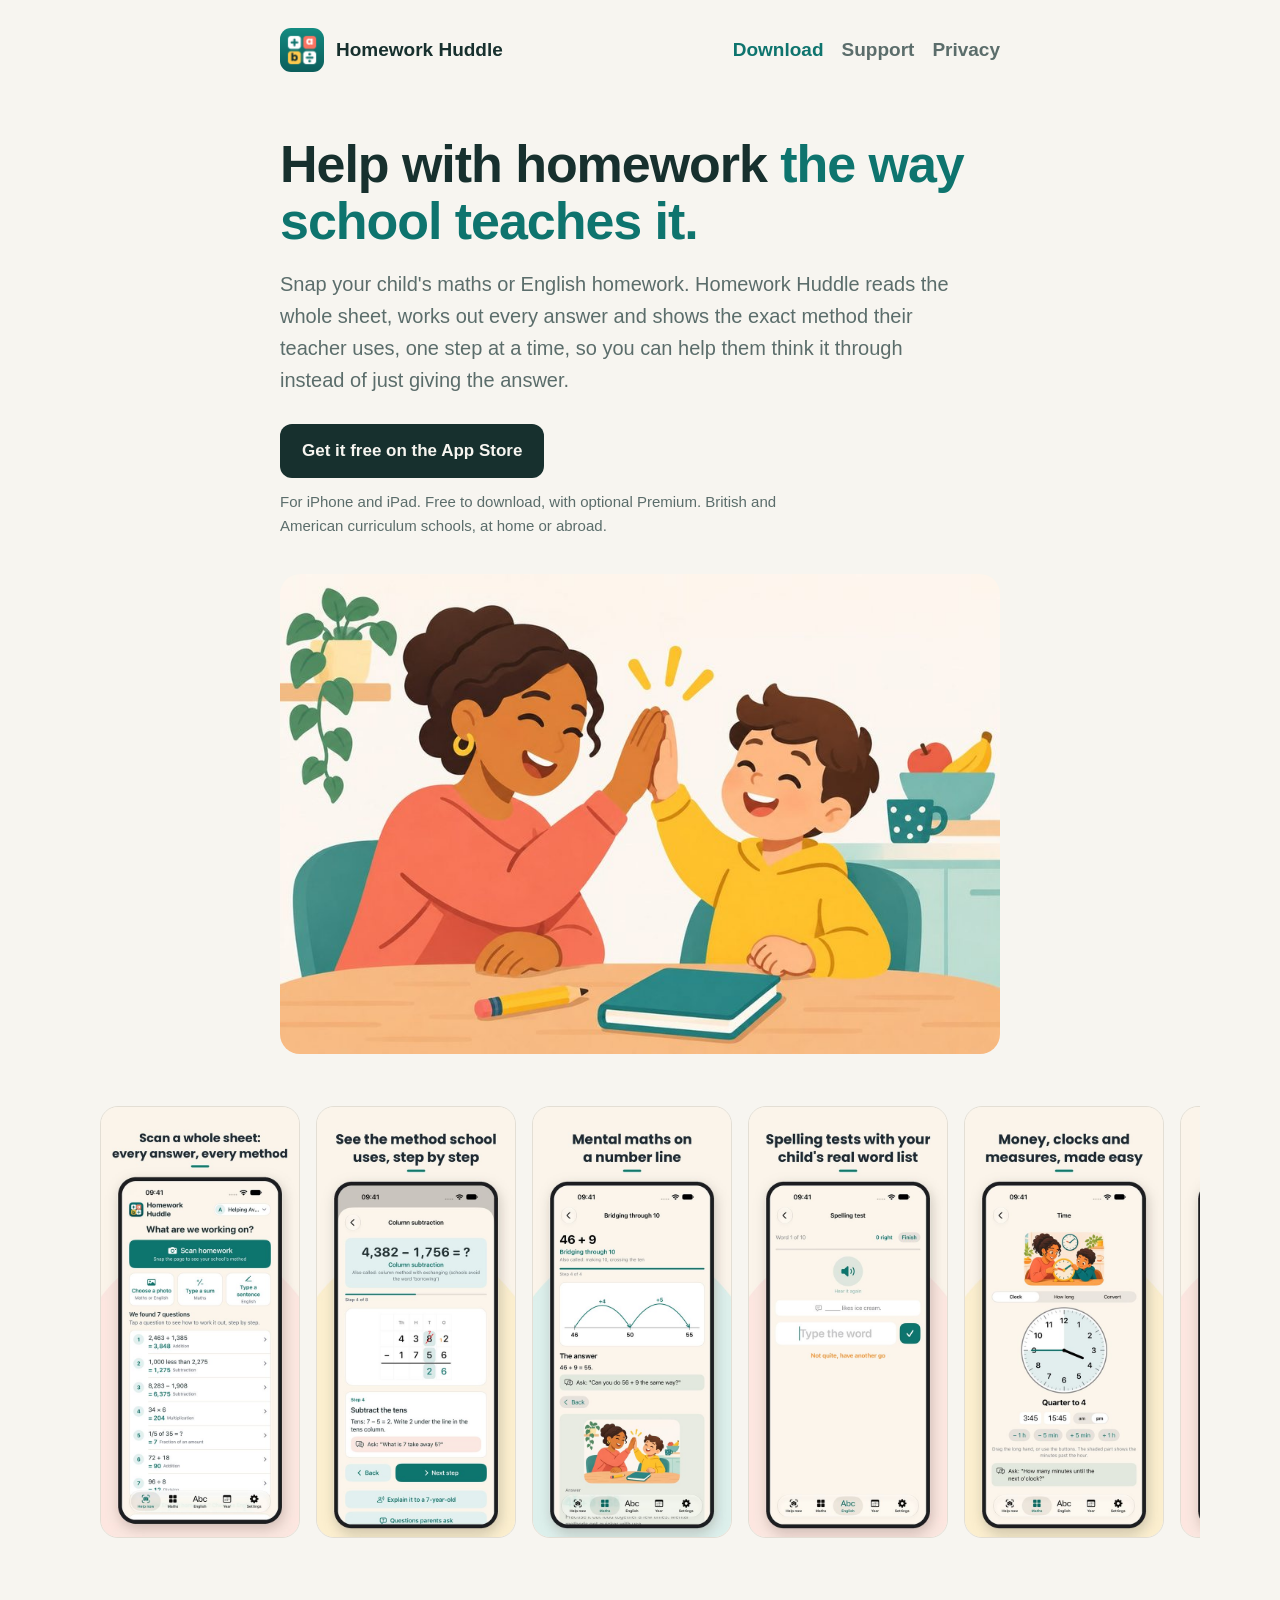
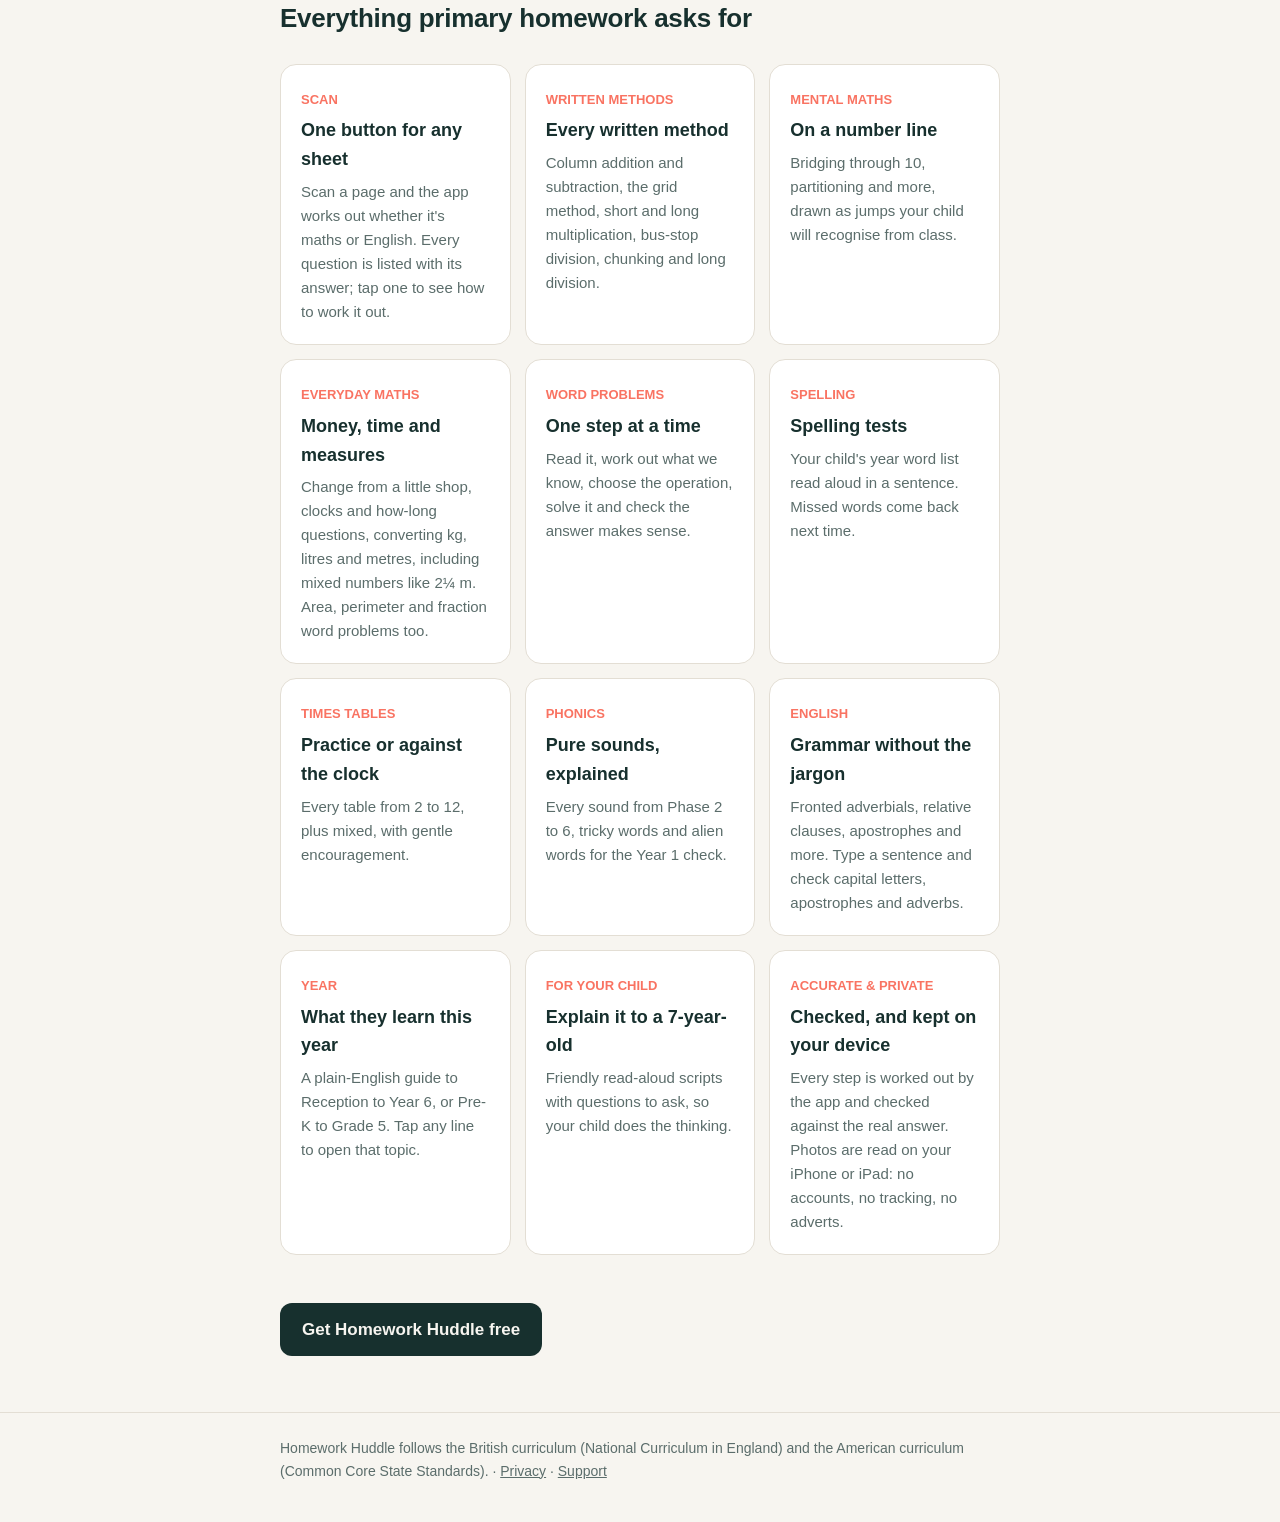
<file: index.html>
<!doctype html>
<html lang="en-GB">
<head>
  <meta charset="utf-8">
  <meta name="viewport" content="width=device-width, initial-scale=1">
  <title>Homework Huddle – homework help for parents</title>
  <meta name="description" content="Scan your child's maths or English homework and see the exact method their school teaches, step by step. Spelling tests, times tables, phonics and grammar for British and American curriculum schools.">
  <meta name="apple-itunes-app" content="app-id=6825358263">
  <meta property="og:type" content="website">
  <meta property="og:title" content="Homework Huddle – help with homework the way school teaches it">
  <meta property="og:description" content="Scan a whole homework sheet and see every answer and the method school uses, step by step. For iPhone and iPad.">
  <meta property="og:url" content="https://homeworkhuddle-app.github.io/">
  <meta property="og:image" content="https://homeworkhuddle-app.github.io/images/share.jpg">
  <meta property="og:image:width" content="1200">
  <meta property="og:image:height" content="630">
  <meta name="twitter:card" content="summary_large_image">
  <link rel="icon" href="icon.png">
  <link rel="apple-touch-icon" href="icon.png">
  <link rel="stylesheet" href="style.css?v=1.2">
</head>
<body>
  <header><div class="wrap">
    <img src="icon.png" alt="">
    <a href="index.html">Homework Huddle</a>
    <nav><a href="https://apps.apple.com/app/homework-huddle/id6825358263">Download</a><a href="support.html">Support</a><a href="privacy.html">Privacy</a></nav>
  </div></header>

  <section class="hero"><div class="wrap">
    <h1>Help with homework <em>the way school teaches it.</em></h1>
    <p>Snap your child's maths or English homework. Homework Huddle reads the whole sheet, works out every answer and shows the exact method their teacher uses, one step at a time, so you can help them think it through instead of just giving the answer.</p>
    <a class="button" href="https://apps.apple.com/app/homework-huddle/id6825358263">Get it free on the App Store</a>
    <p class="small">For iPhone and iPad. Free to download, with optional Premium. British and American curriculum schools, at home or abroad.</p>
    <img class="hero-picture" src="images/high-five.jpg" width="900" height="600" alt="A parent and child high-fiving over a finished piece of homework">
  </div></section>

  <section class="shots" aria-label="Screenshots"><div class="wide">
    <div class="strip">
      <figure><img src="images/scan-sheet.jpg" width="540" height="1174" loading="lazy" alt="A scanned worksheet with all seven questions answered"></figure>
      <figure><img src="images/column-method.jpg" width="540" height="1174" loading="lazy" alt="Column subtraction shown step by step"></figure>
      <figure><img src="images/number-line.jpg" width="540" height="1174" loading="lazy" alt="46 + 9 on a number line, bridging through 50"></figure>
      <figure><img src="images/spelling-test.jpg" width="540" height="1174" loading="lazy" alt="A spelling test reading out a word in a sentence"></figure>
      <figure><img src="images/clocks.jpg" width="540" height="1174" loading="lazy" alt="A clock face set to quarter to four"></figure>
      <figure><img src="images/phonics.jpg" width="540" height="1174" loading="lazy" alt="Phonics Phase 3 sounds"></figure>
      <figure><img src="images/times-tables.jpg" width="540" height="1174" loading="lazy" alt="A times tables question marked correct"></figure>
      <figure><img src="images/english-check.jpg" width="540" height="1174" loading="lazy" alt="A sentence checked for capital letters"></figure>
    </div>
  </div></section>

  <section><div class="wrap">
    <h2 class="section-title">Everything primary homework asks for</h2>
    <div class="grid">
      <div class="card"><span class="tag">SCAN</span><h3>One button for any sheet</h3><p>Scan a page and the app works out whether it's maths or English. Every question is listed with its answer; tap one to see how to work it out.</p></div>
      <div class="card"><span class="tag">WRITTEN METHODS</span><h3>Every written method</h3><p>Column addition and subtraction, the grid method, short and long multiplication, bus-stop division, chunking and long division.</p></div>
      <div class="card"><span class="tag">MENTAL MATHS</span><h3>On a number line</h3><p>Bridging through 10, partitioning and more, drawn as jumps your child will recognise from class.</p></div>
      <div class="card"><span class="tag">EVERYDAY MATHS</span><h3>Money, time and measures</h3><p>Change from a little shop, clocks and how-long questions, converting kg, litres and metres, including mixed numbers like 2&frac14;&nbsp;m. Area, perimeter and fraction word problems too.</p></div>
      <div class="card"><span class="tag">WORD PROBLEMS</span><h3>One step at a time</h3><p>Read it, work out what we know, choose the operation, solve it and check the answer makes sense.</p></div>
      <div class="card"><span class="tag">SPELLING</span><h3>Spelling tests</h3><p>Your child's year word list read aloud in a sentence. Missed words come back next time.</p></div>
      <div class="card"><span class="tag">TIMES TABLES</span><h3>Practice or against the clock</h3><p>Every table from 2 to 12, plus mixed, with gentle encouragement.</p></div>
      <div class="card"><span class="tag">PHONICS</span><h3>Pure sounds, explained</h3><p>Every sound from Phase 2 to 6, tricky words and alien words for the Year 1 check.</p></div>
      <div class="card"><span class="tag">ENGLISH</span><h3>Grammar without the jargon</h3><p>Fronted adverbials, relative clauses, apostrophes and more. Type a sentence and check capital letters, apostrophes and adverbs.</p></div>
      <div class="card"><span class="tag">YEAR</span><h3>What they learn this year</h3><p>A plain-English guide to Reception to Year 6, or Pre-K to Grade 5. Tap any line to open that topic.</p></div>
      <div class="card"><span class="tag">FOR YOUR CHILD</span><h3>Explain it to a 7-year-old</h3><p>Friendly read-aloud scripts with questions to ask, so your child does the thinking.</p></div>
      <div class="card"><span class="tag">ACCURATE &amp; PRIVATE</span><h3>Checked, and kept on your device</h3><p>Every step is worked out by the app and checked against the real answer. Photos are read on your iPhone or iPad: no accounts, no tracking, no adverts.</p></div>
    </div>
    <p class="cta"><a class="button" href="https://apps.apple.com/app/homework-huddle/id6825358263">Get Homework Huddle free</a></p>
  </div></section>

  <footer><div class="wrap">
    Homework Huddle follows the British curriculum (National Curriculum in England) and the American curriculum (Common Core State Standards). ·
    <a href="privacy.html">Privacy</a> · <a href="support.html">Support</a>
  </div></footer>
</body>
</html>
</file>
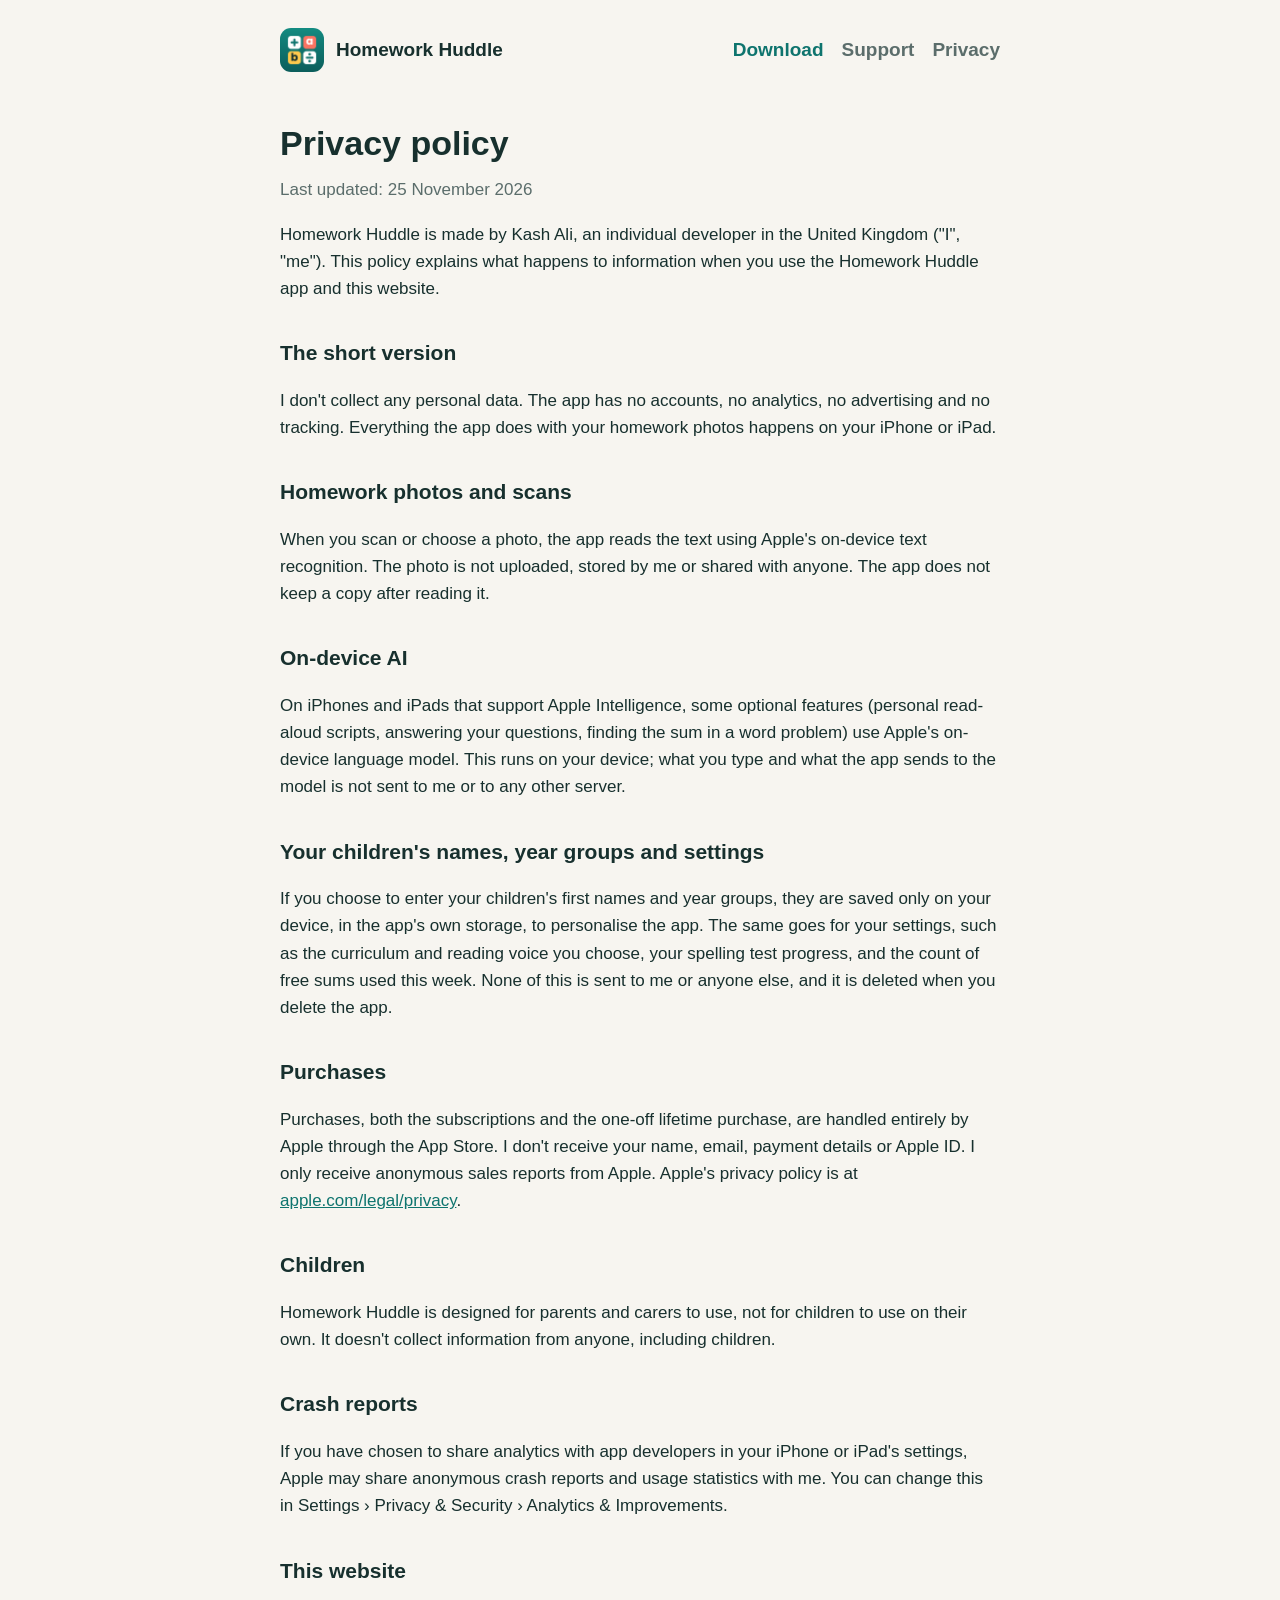
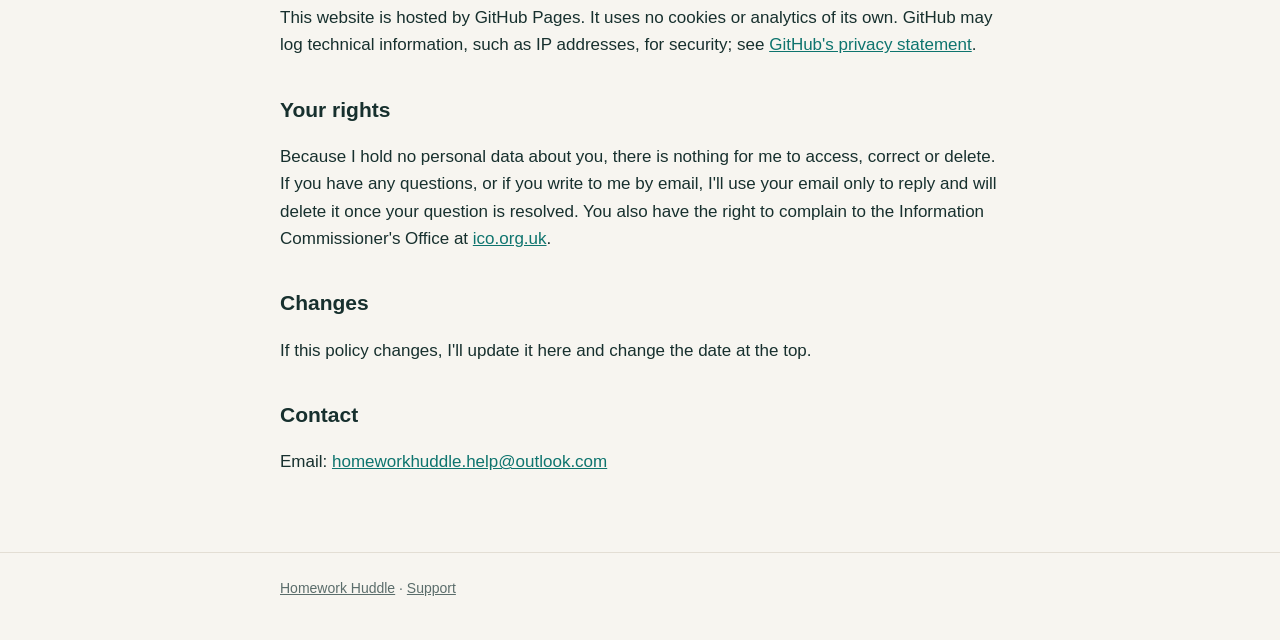
<file: privacy.html>
<!doctype html>
<html lang="en-GB">
<head>
  <meta charset="utf-8">
  <meta name="viewport" content="width=device-width, initial-scale=1">
  <title>Privacy policy – Homework Huddle</title>
  <meta name="apple-itunes-app" content="app-id=6825358263">
  <meta property="og:image" content="https://homeworkhuddle-app.github.io/images/share.jpg">
  <link rel="icon" href="icon.png">
  <link rel="stylesheet" href="style.css?v=1.2">
</head>
<body>
  <header><div class="wrap">
    <img src="icon.png" alt="">
    <a href="index.html">Homework Huddle</a>
    <nav><a href="https://apps.apple.com/app/homework-huddle/id6825358263">Download</a><a href="support.html">Support</a><a href="privacy.html">Privacy</a></nav>
  </div></header>

  <main class="doc"><div class="wrap">
    <h1>Privacy policy</h1>
    <p class="updated">Last updated: 25 November 2026</p>

    <p>Homework Huddle is made by Kash Ali, an individual developer in the United Kingdom ("I", "me"). This policy explains what happens to information when you use the Homework Huddle app and this website.</p>

    <h2>The short version</h2>
    <p>I don't collect any personal data. The app has no accounts, no analytics, no advertising and no tracking. Everything the app does with your homework photos happens on your iPhone or iPad.</p>

    <h2>Homework photos and scans</h2>
    <p>When you scan or choose a photo, the app reads the text using Apple's on-device text recognition. The photo is not uploaded, stored by me or shared with anyone. The app does not keep a copy after reading it.</p>

    <h2>On-device AI</h2>
    <p>On iPhones and iPads that support Apple Intelligence, some optional features (personal read-aloud scripts, answering your questions, finding the sum in a word problem) use Apple's on-device language model. This runs on your device; what you type and what the app sends to the model is not sent to me or to any other server.</p>

    <h2>Your children's names, year groups and settings</h2>
    <p>If you choose to enter your children's first names and year groups, they are saved only on your device, in the app's own storage, to personalise the app. The same goes for your settings, such as the curriculum and reading voice you choose, your spelling test progress, and the count of free sums used this week. None of this is sent to me or anyone else, and it is deleted when you delete the app.</p>

    <h2>Purchases</h2>
    <p>Purchases, both the subscriptions and the one-off lifetime purchase, are handled entirely by Apple through the App Store. I don't receive your name, email, payment details or Apple ID. I only receive anonymous sales reports from Apple. Apple's privacy policy is at <a href="https://www.apple.com/legal/privacy/">apple.com/legal/privacy</a>.</p>

    <h2>Children</h2>
    <p>Homework Huddle is designed for parents and carers to use, not for children to use on their own. It doesn't collect information from anyone, including children.</p>

    <h2>Crash reports</h2>
    <p>If you have chosen to share analytics with app developers in your iPhone or iPad's settings, Apple may share anonymous crash reports and usage statistics with me. You can change this in Settings › Privacy &amp; Security › Analytics &amp; Improvements.</p>

    <h2>This website</h2>
    <p>This website is hosted by GitHub Pages. It uses no cookies or analytics of its own. GitHub may log technical information, such as IP addresses, for security; see <a href="https://docs.github.com/en/site-policy/privacy-policies/github-general-privacy-statement">GitHub's privacy statement</a>.</p>

    <h2>Your rights</h2>
    <p>Because I hold no personal data about you, there is nothing for me to access, correct or delete. If you have any questions, or if you write to me by email, I'll use your email only to reply and will delete it once your question is resolved. You also have the right to complain to the Information Commissioner's Office at <a href="https://ico.org.uk">ico.org.uk</a>.</p>

    <h2>Changes</h2>
    <p>If this policy changes, I'll update it here and change the date at the top.</p>

    <h2>Contact</h2>
    <p>Email: <a href="mailto:homeworkhuddle.help@outlook.com">homeworkhuddle.help@outlook.com</a></p>
  </div></main>

  <footer><div class="wrap"><a href="index.html">Homework Huddle</a> · <a href="support.html">Support</a></div></footer>
</body>
</html>
</file>
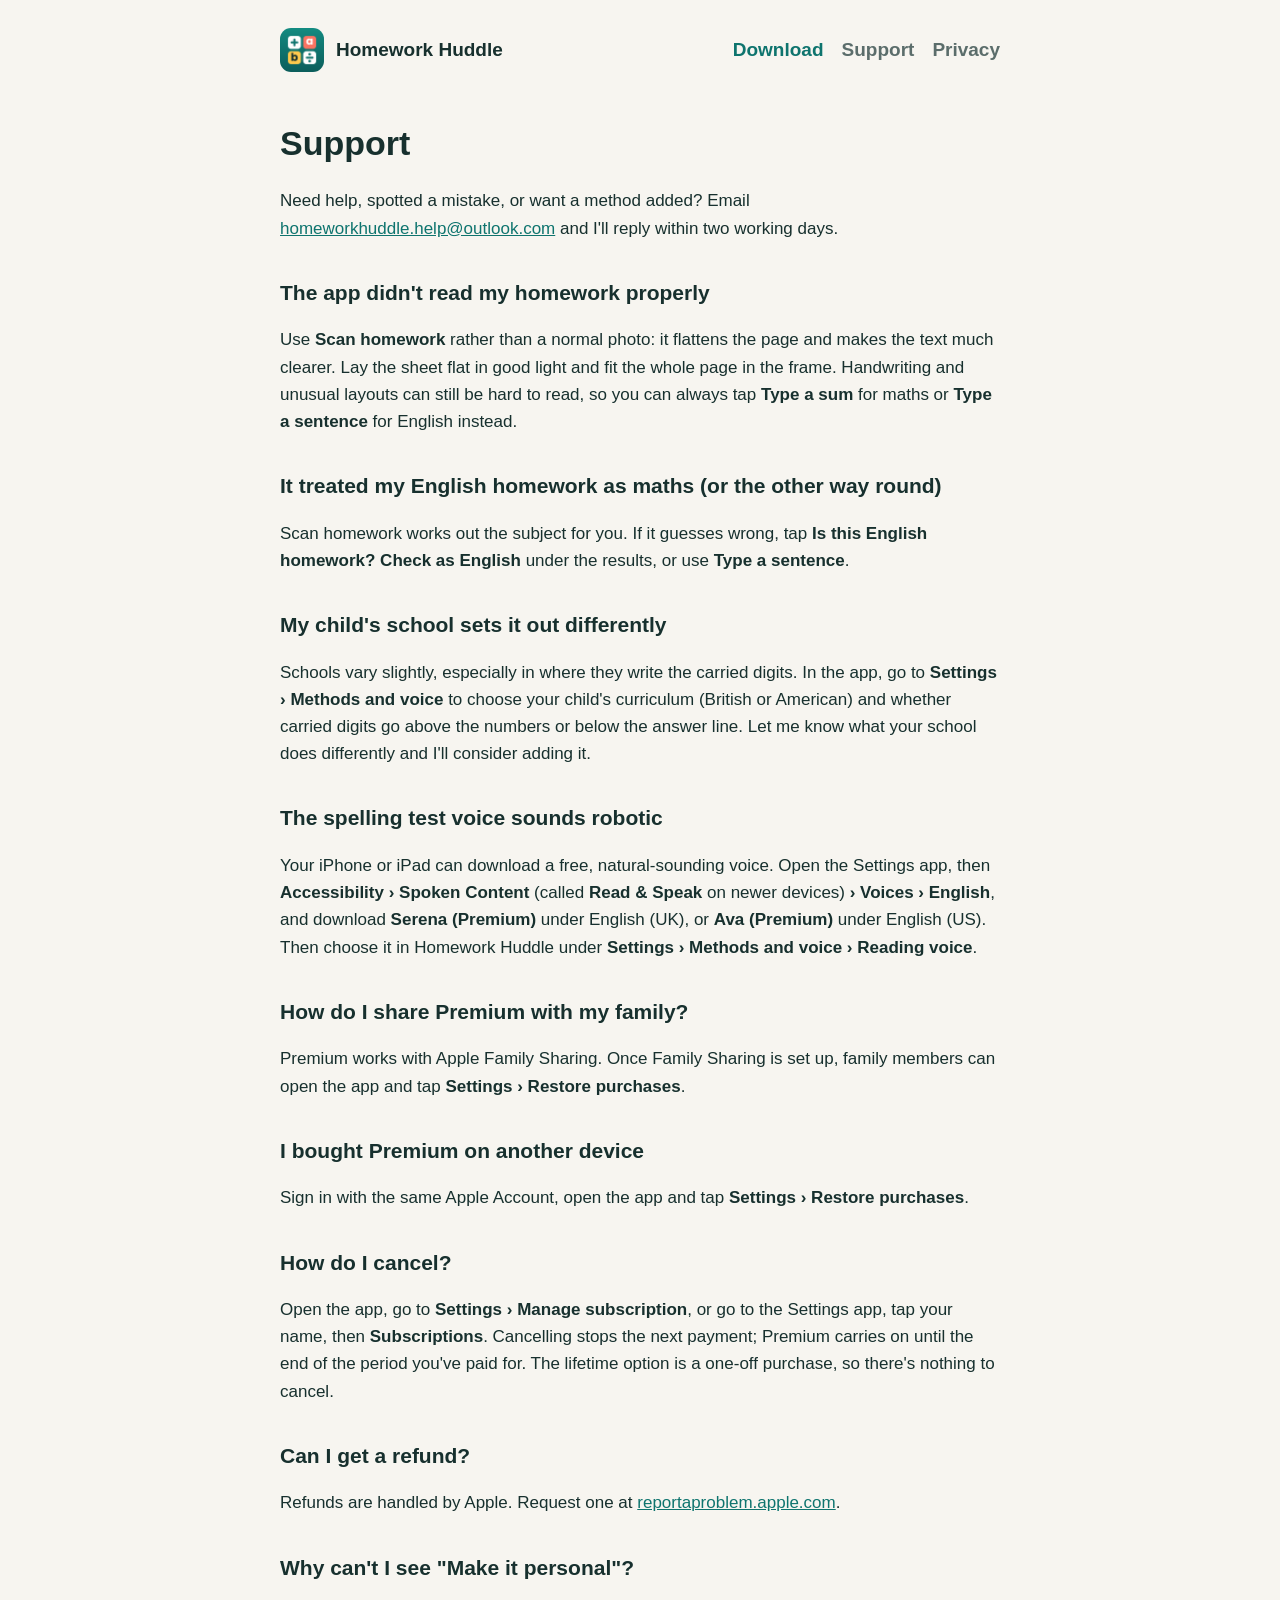
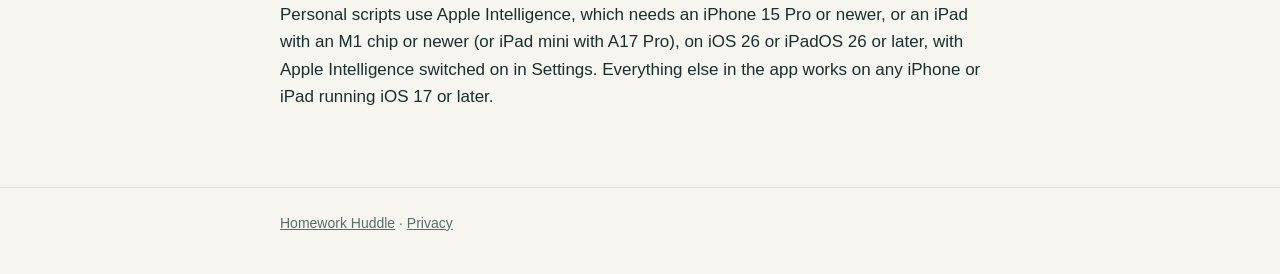
<file: support.html>
<!doctype html>
<html lang="en-GB">
<head>
  <meta charset="utf-8">
  <meta name="viewport" content="width=device-width, initial-scale=1">
  <title>Support – Homework Huddle</title>
  <meta name="description" content="Help with Homework Huddle: scanning homework, school methods, spelling test voices, Premium, Family Sharing and refunds.">
  <meta name="apple-itunes-app" content="app-id=6825358263">
  <meta property="og:title" content="Homework Huddle support">
  <meta property="og:image" content="https://homeworkhuddle-app.github.io/images/share.jpg">
  <link rel="icon" href="icon.png">
  <link rel="stylesheet" href="style.css?v=1.2">
</head>
<body>
  <header><div class="wrap">
    <img src="icon.png" alt="">
    <a href="index.html">Homework Huddle</a>
    <nav><a href="https://apps.apple.com/app/homework-huddle/id6825358263">Download</a><a href="support.html">Support</a><a href="privacy.html">Privacy</a></nav>
  </div></header>

  <main class="doc"><div class="wrap">
    <h1>Support</h1>
    <p>Need help, spotted a mistake, or want a method added? Email <a href="mailto:homeworkhuddle.help@outlook.com">homeworkhuddle.help@outlook.com</a> and I'll reply within two working days.</p>

    <h2>The app didn't read my homework properly</h2>
    <p>Use <strong>Scan homework</strong> rather than a normal photo: it flattens the page and makes the text much clearer. Lay the sheet flat in good light and fit the whole page in the frame. Handwriting and unusual layouts can still be hard to read, so you can always tap <strong>Type a sum</strong> for maths or <strong>Type a sentence</strong> for English instead.</p>

    <h2>It treated my English homework as maths (or the other way round)</h2>
    <p>Scan homework works out the subject for you. If it guesses wrong, tap <strong>Is this English homework? Check as English</strong> under the results, or use <strong>Type a sentence</strong>.</p>

    <h2>My child's school sets it out differently</h2>
    <p>Schools vary slightly, especially in where they write the carried digits. In the app, go to <strong>Settings › Methods and voice</strong> to choose your child's curriculum (British or American) and whether carried digits go above the numbers or below the answer line. Let me know what your school does differently and I'll consider adding it.</p>

    <h2>The spelling test voice sounds robotic</h2>
    <p>Your iPhone or iPad can download a free, natural-sounding voice. Open the Settings app, then <strong>Accessibility › Spoken Content</strong> (called <strong>Read &amp; Speak</strong> on newer devices) <strong>› Voices › English</strong>, and download <strong>Serena (Premium)</strong> under English (UK), or <strong>Ava (Premium)</strong> under English (US). Then choose it in Homework Huddle under <strong>Settings › Methods and voice › Reading voice</strong>.</p>

    <h2>How do I share Premium with my family?</h2>
    <p>Premium works with Apple Family Sharing. Once Family Sharing is set up, family members can open the app and tap <strong>Settings › Restore purchases</strong>.</p>

    <h2>I bought Premium on another device</h2>
    <p>Sign in with the same Apple Account, open the app and tap <strong>Settings › Restore purchases</strong>.</p>

    <h2>How do I cancel?</h2>
    <p>Open the app, go to <strong>Settings › Manage subscription</strong>, or go to the Settings app, tap your name, then <strong>Subscriptions</strong>. Cancelling stops the next payment; Premium carries on until the end of the period you've paid for. The lifetime option is a one-off purchase, so there's nothing to cancel.</p>

    <h2>Can I get a refund?</h2>
    <p>Refunds are handled by Apple. Request one at <a href="https://reportaproblem.apple.com">reportaproblem.apple.com</a>.</p>

    <h2>Why can't I see "Make it personal"?</h2>
    <p>Personal scripts use Apple Intelligence, which needs an iPhone 15 Pro or newer, or an iPad with an M1 chip or newer (or iPad mini with A17 Pro), on iOS 26 or iPadOS 26 or later, with Apple Intelligence switched on in Settings. Everything else in the app works on any iPhone or iPad running iOS 17 or later.</p>
  </div></main>

  <footer><div class="wrap"><a href="index.html">Homework Huddle</a> · <a href="privacy.html">Privacy</a></div></footer>
</body>
</html>
</file>
<file: style.css>
:root {
  --bg: #f7f5f0;
  --ink: #17302e;
  --muted: #5b6d6b;
  --teal: #0e746e;
  --coral: #f97362;
  --card: #ffffff;
  --line: #e3ded4;
}
@media (prefers-color-scheme: dark) {
  :root { --bg: #0f1716; --ink: #e9f1ef; --muted: #9fb2af; --teal: #4ac7b0; --card: #18221f; --line: #26332f; }
}
* { box-sizing: border-box; }
body {
  margin: 0; background: var(--bg); color: var(--ink);
  font: 17px/1.6 -apple-system, BlinkMacSystemFont, "Segoe UI", Roboto, sans-serif;
}
.wrap { max-width: 760px; margin: 0 auto; padding: 0 20px; }
header { padding: 28px 0 8px; }
header .wrap { display: flex; align-items: center; gap: 12px; }
header img { width: 44px; height: 44px; border-radius: 11px; }
header a { color: inherit; text-decoration: none; font-weight: 700; font-size: 19px; }
nav { margin-left: auto; display: flex; gap: 18px; font-size: 15px; }
nav a { color: var(--muted); text-decoration: none; }
nav a:hover { color: var(--teal); }
.hero { padding: 56px 0 40px; }
.hero h1 { font-size: clamp(34px, 6vw, 52px); line-height: 1.1; margin: 0 0 18px; letter-spacing: -0.02em; }
.hero h1 em { font-style: normal; color: var(--teal); }
.hero p { font-size: 20px; color: var(--muted); margin: 0 0 28px; max-width: 34em; }
.button {
  display: inline-block; background: var(--ink); color: var(--bg); padding: 13px 22px;
  border-radius: 12px; text-decoration: none; font-weight: 600;
}
.hero .small { font-size: 15px; margin: 12px 0 0; }
.button:hover { opacity: .88; }
.grid { display: grid; grid-template-columns: repeat(auto-fit, minmax(210px, 1fr)); gap: 14px; margin: 24px 0 48px; }
.card { background: var(--card); border: 1px solid var(--line); border-radius: 16px; padding: 20px; }
.card h3 { margin: 0 0 6px; font-size: 18px; }
.card p { margin: 0; color: var(--muted); font-size: 15px; }
.tag { display: inline-block; font-size: 13px; font-weight: 700; color: var(--coral); margin-bottom: 6px; }
main.doc { padding: 36px 0 60px; }
main.doc h1 { font-size: 34px; margin: 0 0 6px; }
main.doc h2 { font-size: 21px; margin: 34px 0 6px; }
main.doc .updated { color: var(--muted); margin-top: 0; }
main.doc a { color: var(--teal); }
footer { border-top: 1px solid var(--line); padding: 24px 0 40px; color: var(--muted); font-size: 14px; }
footer a { color: var(--muted); }
.hero-picture { display: block; width: 100%; height: auto; border-radius: 20px; margin: 36px 0 0; }
.shots { padding: 8px 0 12px; }
.wide { max-width: 1120px; margin: 0 auto; }
.strip { display: flex; gap: 16px; overflow-x: auto; scroll-snap-type: x mandatory; padding: 4px 20px 16px; scroll-padding: 0 20px; }
.strip figure { margin: 0; flex: 0 0 200px; scroll-snap-align: start; }
.strip img { display: block; width: 200px; height: auto; border-radius: 18px; border: 1px solid var(--line); background: var(--card); }
.section-title { font-size: 26px; margin: 32px 0 0; letter-spacing: -0.01em; }
.cta { margin: 0 0 56px; }
nav a:first-child { color: var(--teal); font-weight: 600; }
@media (max-width: 480px) { header .wrap { flex-wrap: wrap; row-gap: 10px; } nav { margin-left: 0; width: 100%; gap: 18px; } .strip figure { flex-basis: 160px; } .strip img { width: 160px; } }
html, body { overflow-x: hidden; }
</file>
